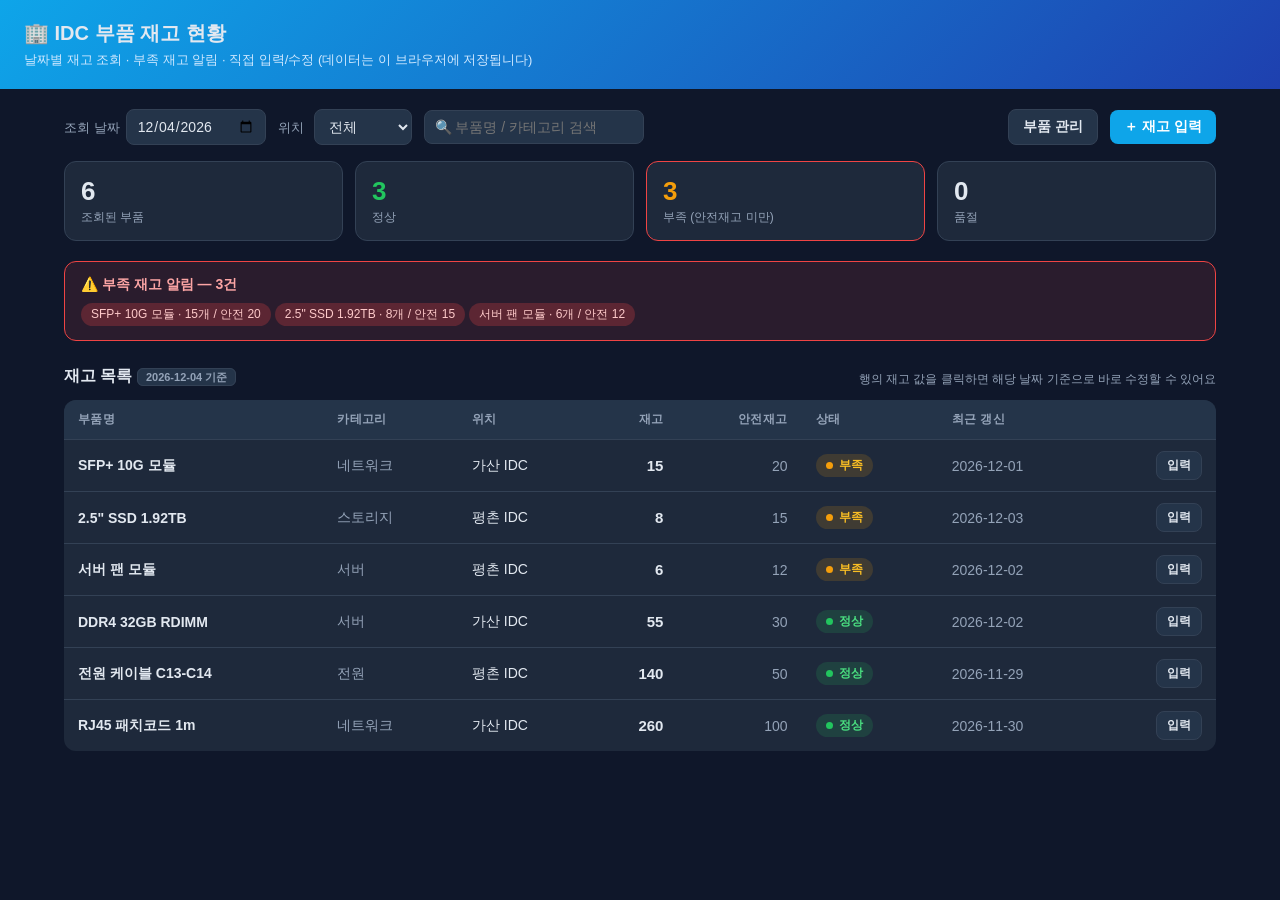
<file: init-app/idc_inventory.html>
<!DOCTYPE html>
<html lang="ko">
<head>
<meta charset="UTF-8">
<meta name="viewport" content="width=device-width, initial-scale=1.0">
<title>IDC 부품 재고 현황</title>
<style>
  :root{
    --bg:#0f172a; --panel:#1e293b; --panel2:#243449; --line:#334155;
    --text:#e2e8f0; --muted:#94a3b8; --accent:#38bdf8; --accent2:#0ea5e9;
    --ok:#22c55e; --warn:#f59e0b; --danger:#ef4444;
  }
  *{box-sizing:border-box}
  body{margin:0;font-family:-apple-system,BlinkMacSystemFont,"Segoe UI","Malgun Gothic",sans-serif;
    background:var(--bg);color:var(--text);font-size:14px}
  header{background:linear-gradient(135deg,#0ea5e9,#1e40af);padding:20px 24px}
  header h1{margin:0;font-size:20px;font-weight:700}
  header p{margin:4px 0 0;color:#cfe8ff;font-size:13px}
  .wrap{max-width:1200px;margin:0 auto;padding:20px 24px}
  .bar{display:flex;flex-wrap:wrap;gap:12px;align-items:center;margin-bottom:16px}
  .bar label{color:var(--muted);font-size:13px;margin-right:6px}
  input,select,button{font-family:inherit;font-size:14px}
  input[type=date],input[type=text],input[type=number],select{
    background:var(--panel2);border:1px solid var(--line);color:var(--text);
    padding:8px 10px;border-radius:8px;outline:none}
  input:focus,select:focus{border-color:var(--accent)}
  button{cursor:pointer;border:none;border-radius:8px;padding:8px 14px;font-weight:600}
  .btn-primary{background:var(--accent2);color:#fff}
  .btn-primary:hover{background:var(--accent)}
  .btn-ghost{background:var(--panel2);color:var(--text);border:1px solid var(--line)}
  .btn-ghost:hover{border-color:var(--accent)}
  .btn-sm{padding:5px 10px;font-size:12px}
  .btn-danger{background:transparent;color:var(--danger);border:1px solid var(--danger)}
  .btn-danger:hover{background:var(--danger);color:#fff}
  .cards{display:grid;grid-template-columns:repeat(auto-fit,minmax(180px,1fr));gap:12px;margin-bottom:20px}
  .card{background:var(--panel);border:1px solid var(--line);border-radius:12px;padding:14px 16px}
  .card .n{font-size:26px;font-weight:700}
  .card .l{color:var(--muted);font-size:12px;margin-top:2px}
  .card.alert{border-color:var(--danger)}
  .card.alert .n{color:var(--danger)}
  .alert-box{background:rgba(239,68,68,.12);border:1px solid var(--danger);border-radius:12px;
    padding:14px 16px;margin-bottom:20px}
  .alert-box h3{margin:0 0 6px;font-size:14px;color:#fca5a5}
  .alert-box .chip{display:inline-block;background:rgba(239,68,68,.25);color:#fecaca;
    padding:3px 10px;border-radius:20px;font-size:12px;margin:3px 4px 0 0}
  table{width:100%;border-collapse:collapse;background:var(--panel);border-radius:12px;overflow:hidden}
  th,td{padding:11px 14px;text-align:left;border-bottom:1px solid var(--line)}
  th{background:var(--panel2);color:var(--muted);font-size:12px;font-weight:600;
    text-transform:uppercase;letter-spacing:.03em;cursor:pointer;user-select:none}
  th:hover{color:var(--text)}
  tr:last-child td{border-bottom:none}
  tr:hover td{background:rgba(56,189,248,.05)}
  .status{display:inline-flex;align-items:center;gap:6px;font-size:12px;font-weight:600;
    padding:3px 10px;border-radius:20px}
  .status.ok{background:rgba(34,197,94,.15);color:#4ade80}
  .status.low{background:rgba(245,158,11,.15);color:#fbbf24}
  .status.out{background:rgba(239,68,68,.15);color:#f87171}
  .qty{font-weight:700;font-size:15px}
  .muted{color:var(--muted)}
  .right{text-align:right}
  .section-title{display:flex;align-items:center;justify-content:space-between;margin:24px 0 12px}
  .section-title h2{font-size:16px;margin:0}
  /* modal */
  .overlay{position:fixed;inset:0;background:rgba(0,0,0,.6);display:none;
    align-items:center;justify-content:center;padding:20px;z-index:50}
  .overlay.on{display:flex}
  .modal{background:var(--panel);border:1px solid var(--line);border-radius:14px;
    padding:22px;width:100%;max-width:420px}
  .modal h3{margin:0 0 16px;font-size:16px}
  .field{margin-bottom:12px}
  .field label{display:block;color:var(--muted);font-size:12px;margin-bottom:5px}
  .field input,.field select{width:100%}
  .modal-actions{display:flex;gap:10px;justify-content:flex-end;margin-top:18px}
  .empty{text-align:center;color:var(--muted);padding:40px}
  .hint{color:var(--muted);font-size:12px;margin-top:6px}
  .badge{background:var(--panel2);border:1px solid var(--line);color:var(--muted);
    padding:2px 8px;border-radius:6px;font-size:11px}
</style>
</head>
<body>
<header>
  <h1>🏢 IDC 부품 재고 현황</h1>
  <p>날짜별 재고 조회 · 부족 재고 알림 · 직접 입력/수정 (데이터는 이 브라우저에 저장됩니다)</p>
</header>

<div class="wrap">
  <div class="bar">
    <div><label>조회 날짜</label><input type="date" id="asOfDate"></div>
    <div><label>위치</label>
      <select id="idcFilter"><option value="">전체</option></select>
    </div>
    <div><input type="text" id="search" placeholder="🔍 부품명 / 카테고리 검색" style="width:220px"></div>
    <div style="flex:1"></div>
    <button class="btn-ghost" id="btnManageParts">부품 관리</button>
    <button class="btn-primary" id="btnAddRecord">＋ 재고 입력</button>
  </div>

  <div class="cards" id="cards"></div>

  <div id="alertBox"></div>

  <div class="section-title">
    <h2>재고 목록 <span class="badge" id="asOfLabel"></span></h2>
    <span class="hint">행의 재고 값을 클릭하면 해당 날짜 기준으로 바로 수정할 수 있어요</span>
  </div>
  <table id="tbl">
    <thead>
      <tr>
        <th data-sort="name">부품명</th>
        <th data-sort="category">카테고리</th>
        <th data-sort="idc">위치</th>
        <th data-sort="qty" class="right">재고</th>
        <th data-sort="safety" class="right">안전재고</th>
        <th data-sort="status">상태</th>
        <th>최근 갱신</th>
        <th></th>
      </tr>
    </thead>
    <tbody id="tbody"></tbody>
  </table>
</div>

<!-- 재고 입력 모달 -->
<div class="overlay" id="recordModal">
  <div class="modal">
    <h3>재고 입력 / 수정</h3>
    <div class="field">
      <label>부품</label>
      <select id="rPart"></select>
    </div>
    <div class="field">
      <label>날짜</label>
      <input type="date" id="rDate">
    </div>
    <div class="field">
      <label>재고 수량</label>
      <input type="number" id="rQty" min="0" placeholder="예: 120">
    </div>
    <div class="hint">같은 날짜에 다시 입력하면 해당 날짜의 값이 갱신됩니다.</div>
    <div class="modal-actions">
      <button class="btn-ghost" data-close>취소</button>
      <button class="btn-primary" id="rSave">저장</button>
    </div>
  </div>
</div>

<!-- 부품 관리 모달 -->
<div class="overlay" id="partsModal">
  <div class="modal" style="max-width:560px">
    <h3>부품 관리</h3>
    <table style="margin-bottom:14px">
      <thead><tr><th>부품명</th><th>카테고리</th><th>위치</th><th class="right">안전재고</th><th></th></tr></thead>
      <tbody id="partsTbody"></tbody>
    </table>
    <div style="border-top:1px solid var(--line);padding-top:14px">
      <div style="display:grid;grid-template-columns:1fr 1fr;gap:10px">
        <div class="field"><label>부품명</label><input type="text" id="pName" placeholder="예: SFP+ 10G 모듈"></div>
        <div class="field"><label>카테고리</label><input type="text" id="pCat" placeholder="예: 네트워크"></div>
        <div class="field"><label>위치</label><input type="text" id="pIdc" placeholder="예: 가산 IDC A-12랙"></div>
        <div class="field"><label>안전재고</label><input type="number" id="pSafety" min="0" placeholder="예: 10"></div>
      </div>
      <button class="btn-primary" id="pAdd" style="width:100%">＋ 부품 추가</button>
    </div>
    <div class="modal-actions"><button class="btn-ghost" data-close>닫기</button></div>
  </div>
</div>

<script>
const KEY = 'idc_inventory_v1';
const todayStr = () => new Date().toISOString().slice(0,10);

// ---------- data ----------
let db = load();
function load(){
  try{ const d = JSON.parse(localStorage.getItem(KEY)); if(d && d.parts) return d; }catch(e){}
  return seed();
}
function save(){ localStorage.setItem(KEY, JSON.stringify(db)); }
function seed(){
  const d = todayStr();
  const dm = (n)=>{const x=new Date(); x.setDate(x.getDate()-n); return x.toISOString().slice(0,10);};
  const data = {parts:[
    {id:'p1',name:'SFP+ 10G 모듈',category:'네트워크',idc:'가산 IDC',safety:20,
      records:[{date:dm(30),qty:60},{date:dm(14),qty:42},{date:dm(3),qty:15}]},
    {id:'p2',name:'DDR4 32GB RDIMM',category:'서버',idc:'가산 IDC',safety:30,
      records:[{date:dm(30),qty:120},{date:dm(10),qty:80},{date:dm(2),qty:55}]},
    {id:'p3',name:'2.5" SSD 1.92TB',category:'스토리지',idc:'평촌 IDC',safety:15,
      records:[{date:dm(25),qty:40},{date:dm(7),qty:22},{date:dm(1),qty:8}]},
    {id:'p4',name:'전원 케이블 C13-C14',category:'전원',idc:'평촌 IDC',safety:50,
      records:[{date:dm(20),qty:200},{date:dm(5),qty:140}]},
    {id:'p5',name:'RJ45 패치코드 1m',category:'네트워크',idc:'가산 IDC',safety:100,
      records:[{date:dm(18),qty:300},{date:dm(4),qty:260}]},
    {id:'p6',name:'서버 팬 모듈',category:'서버',idc:'평촌 IDC',safety:12,
      records:[{date:dm(12),qty:18},{date:dm(2),qty:6}]},
  ]};
  return data;
}

// stock as of a date = latest record with date <= asOf
function stockAsOf(part, asOf){
  let best=null;
  for(const r of part.records){ if(r.date<=asOf && (!best || r.date>best.date)) best=r; }
  return best; // {date,qty} or null
}
function statusOf(qty, safety){
  if(qty===null) return {k:'na',t:'데이터 없음'};
  if(qty<=0) return {k:'out',t:'품절'};
  if(qty<safety) return {k:'low',t:'부족'};
  return {k:'ok',t:'정상'};
}

// ---------- render ----------
let sortKey='status', sortDir=1;
const $=(s)=>document.querySelector(s);

function refreshIdcFilter(){
  const sel=$('#idcFilter'); const cur=sel.value;
  const idcs=[...new Set(db.parts.map(p=>p.idc))].sort();
  sel.innerHTML='<option value="">전체</option>'+idcs.map(i=>`<option>${esc(i)}</option>`).join('');
  sel.value=cur;
}

function computeRows(){
  const asOf=$('#asOfDate').value||todayStr();
  const idc=$('#idcFilter').value;
  const q=$('#search').value.trim().toLowerCase();
  let rows=db.parts.map(p=>{
    const s=stockAsOf(p,asOf);
    const qty=s?s.qty:null;
    const st=statusOf(qty,p.safety);
    return {id:p.id,name:p.name,category:p.category,idc:p.idc,safety:p.safety,
      qty,updated:s?s.date:null,status:st};
  });
  if(idc) rows=rows.filter(r=>r.idc===idc);
  if(q) rows=rows.filter(r=>r.name.toLowerCase().includes(q)||r.category.toLowerCase().includes(q));
  const rank={out:0,low:1,ok:2,na:3};
  rows.sort((a,b)=>{
    let av,bv;
    if(sortKey==='status'){av=rank[a.status.k];bv=rank[b.status.k];}
    else if(sortKey==='qty'||sortKey==='safety'){av=a[sortKey]??-1;bv=b[sortKey]??-1;}
    else {av=(a[sortKey]||'').toString();bv=(b[sortKey]||'').toString();return av.localeCompare(bv,'ko')*sortDir;}
    return (av-bv)*sortDir;
  });
  return {rows,asOf};
}

function render(){
  const {rows,asOf}=computeRows();
  $('#asOfLabel').textContent=asOf+' 기준';
  // cards
  const total=rows.length;
  const low=rows.filter(r=>r.status.k==='low').length;
  const out=rows.filter(r=>r.status.k==='out').length;
  const ok=rows.filter(r=>r.status.k==='ok').length;
  $('#cards').innerHTML=`
    <div class="card"><div class="n">${total}</div><div class="l">조회된 부품</div></div>
    <div class="card"><div class="n" style="color:var(--ok)">${ok}</div><div class="l">정상</div></div>
    <div class="card ${low?'alert':''}"><div class="n" style="color:var(--warn)">${low}</div><div class="l">부족 (안전재고 미만)</div></div>
    <div class="card ${out?'alert':''}"><div class="n">${out}</div><div class="l">품절</div></div>`;
  // alert box
  const alerts=rows.filter(r=>r.status.k==='low'||r.status.k==='out');
  $('#alertBox').innerHTML = alerts.length? `
    <div class="alert-box">
      <h3>⚠️ 부족 재고 알림 — ${alerts.length}건</h3>
      ${alerts.map(r=>`<span class="chip">${esc(r.name)} · ${r.qty??0}개 / 안전 ${r.safety}</span>`).join('')}
    </div>`:'';
  // table
  const tb=$('#tbody');
  if(!rows.length){ tb.innerHTML=`<tr><td colspan="8"><div class="empty">표시할 부품이 없습니다.</div></td></tr>`; return; }
  tb.innerHTML=rows.map(r=>`
    <tr>
      <td><strong>${esc(r.name)}</strong></td>
      <td class="muted">${esc(r.category)}</td>
      <td>${esc(r.idc)}</td>
      <td class="right qty" style="cursor:pointer" title="클릭하여 ${asOf} 재고 수정"
          onclick="quickEdit('${r.id}')">${r.qty===null?'<span class="muted">—</span>':r.qty}</td>
      <td class="right muted">${r.safety}</td>
      <td><span class="status ${r.status.k==='na'?'':r.status.k}">${statusDot(r.status.k)}${r.status.t}</span></td>
      <td class="muted">${r.updated||'—'}</td>
      <td class="right"><button class="btn-ghost btn-sm" onclick="openRecord('${r.id}')">입력</button></td>
    </tr>`).join('');
}
function statusDot(k){const c={ok:'var(--ok)',low:'var(--warn)',out:'var(--danger)'}[k]||'var(--muted)';
  return `<span style="width:7px;height:7px;border-radius:50%;background:${c};display:inline-block"></span>`;}
function esc(s){return (s+'').replace(/[&<>"]/g,c=>({'&':'&amp;','<':'&lt;','>':'&gt;','"':'&quot;'}[c]));}

// ---------- record input ----------
function openRecord(partId){
  const sel=$('#rPart');
  sel.innerHTML=db.parts.map(p=>`<option value="${p.id}">${esc(p.name)} (${esc(p.idc)})</option>`).join('');
  sel.value=partId||db.parts[0]?.id||'';
  $('#rDate').value=$('#asOfDate').value||todayStr();
  $('#rQty').value='';
  $('#recordModal').classList.add('on');
}
function quickEdit(partId){ openRecord(partId); $('#rQty').focus(); }
$('#rSave').onclick=()=>{
  const pid=$('#rPart').value, date=$('#rDate').value, qty=parseInt($('#rQty').value,10);
  if(!pid||!date||isNaN(qty)){alert('부품, 날짜, 수량을 모두 입력하세요.');return;}
  const p=db.parts.find(x=>x.id===pid);
  const ex=p.records.find(r=>r.date===date);
  if(ex) ex.qty=qty; else p.records.push({date,qty});
  p.records.sort((a,b)=>a.date.localeCompare(b.date));
  save(); closeModals(); render();
};

// ---------- parts management ----------
function openParts(){ renderParts(); $('#partsModal').classList.add('on'); }
function renderParts(){
  $('#partsTbody').innerHTML=db.parts.map(p=>`
    <tr>
      <td><input type="text" value="${esc(p.name)}" onchange="editPart('${p.id}','name',this.value)" style="width:100%"></td>
      <td><input type="text" value="${esc(p.category)}" onchange="editPart('${p.id}','category',this.value)" style="width:100%"></td>
      <td><input type="text" value="${esc(p.idc)}" onchange="editPart('${p.id}','idc',this.value)" style="width:100%"></td>
      <td class="right"><input type="number" value="${p.safety}" onchange="editPart('${p.id}','safety',this.value)" style="width:70px"></td>
      <td><button class="btn-danger btn-sm" onclick="delPart('${p.id}')">삭제</button></td>
    </tr>`).join('') || `<tr><td colspan="5"><div class="empty">부품이 없습니다.</div></td></tr>`;
}
function editPart(id,field,val){
  const p=db.parts.find(x=>x.id===id); if(!p)return;
  p[field]= field==='safety'? Math.max(0,parseInt(val,10)||0) : val;
  save(); refreshIdcFilter(); render();
}
function delPart(id){
  if(!confirm('이 부품과 모든 재고 기록을 삭제할까요?'))return;
  db.parts=db.parts.filter(x=>x.id!==id);
  save(); renderParts(); refreshIdcFilter(); render();
}
$('#pAdd').onclick=()=>{
  const name=$('#pName').value.trim();
  if(!name){alert('부품명을 입력하세요.');return;}
  db.parts.push({id:'p'+Date.now(),name,category:$('#pCat').value.trim()||'기타',
    idc:$('#pIdc').value.trim()||'미지정',safety:Math.max(0,parseInt($('#pSafety').value,10)||0),records:[]});
  $('#pName').value=$('#pCat').value=$('#pIdc').value=$('#pSafety').value='';
  save(); renderParts(); refreshIdcFilter(); render();
};

// ---------- misc ----------
function closeModals(){document.querySelectorAll('.overlay').forEach(o=>o.classList.remove('on'));}
document.querySelectorAll('[data-close]').forEach(b=>b.onclick=closeModals);
document.querySelectorAll('.overlay').forEach(o=>o.onclick=e=>{if(e.target===o)closeModals();});
document.querySelectorAll('th[data-sort]').forEach(th=>th.onclick=()=>{
  const k=th.dataset.sort;
  if(sortKey===k) sortDir*=-1; else {sortKey=k;sortDir=1;}
  render();
});
$('#btnAddRecord').onclick=()=>openRecord();
$('#btnManageParts').onclick=openParts;
$('#asOfDate').onchange=render;
$('#idcFilter').onchange=render;
$('#search').oninput=render;
window.openRecord=openRecord; window.quickEdit=quickEdit;
window.editPart=editPart; window.delPart=delPart;

// init
$('#asOfDate').value=todayStr();
refreshIdcFilter();
render();
</script>
</body>
</html>
</file>
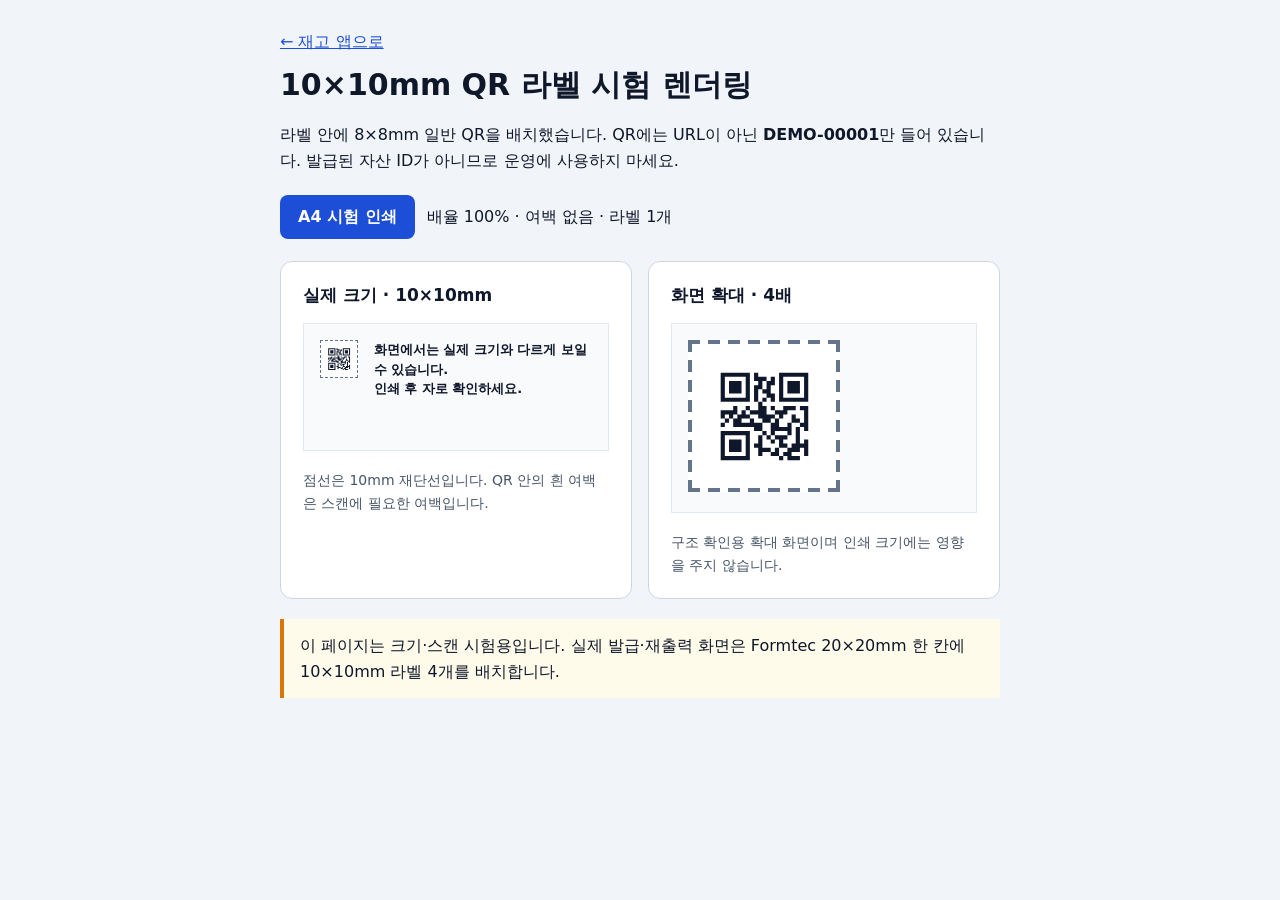
<file: init-app/label-10mm-preview.html>
<!doctype html>
<html lang="ko">
<head>
  <meta charset="utf-8">
  <meta name="viewport" content="width=device-width, initial-scale=1">
  <title>10×10mm QR 라벨 시험 렌더링</title>
  <style>
    :root { color-scheme: light; font-family: system-ui, -apple-system, "Segoe UI", sans-serif; color: #0f172a; background: #f1f5f9; }
    * { box-sizing: border-box; }
    body { margin: 0; }
    main { max-width: 760px; margin: 0 auto; padding: 32px 20px 56px; }
    h1 { margin: 12px 0 8px; font-size: clamp(23px, 4vw, 30px); }
    h2 { margin: 0 0 16px; font-size: 17px; }
    p { line-height: 1.6; }
    a { color: #1d4ed8; }
    .actions { display: flex; flex-wrap: wrap; align-items: center; gap: 12px; margin: 22px 0; }
    button { min-height: 44px; padding: 10px 18px; border: 0; border-radius: 8px; background: #1d4ed8; color: #fff; font: inherit; font-weight: 700; cursor: pointer; }
    button:focus-visible, a:focus-visible { outline: 3px solid #f59e0b; outline-offset: 3px; }
    .cards { display: grid; grid-template-columns: repeat(auto-fit, minmax(250px, 1fr)); gap: 16px; }
    .card { min-height: 270px; padding: 22px; border: 1px solid #cbd5e1; border-radius: 12px; background: #fff; }
    .card p { margin: 18px 0 0; color: #475569; font-size: 14px; }
    .actual-stage { display: flex; align-items: flex-start; gap: 16px; min-height: 128px; padding: 16px; border: 1px solid #e2e8f0; background: #f8fafc; }
    .actual-stage strong { font-size: 13px; line-height: 1.5; }
    .label { width: 10mm; height: 10mm; flex: none; display: grid; place-items: center; border: .15mm dashed #64748b; background: #fff; }
    .label svg { display: block; width: 8mm; height: 8mm; }
    .zoom-stage { height: 190px; padding: 12px; overflow: hidden; border: 1px solid #e2e8f0; background: #f8fafc; }
    .zoom-stage .label { transform: scale(4); transform-origin: top left; margin: 4px 0 0 4px; }
    .note { margin-top: 20px; padding: 14px 16px; border-left: 4px solid #d97706; background: #fffbeb; }
    @page { size: A4 portrait; margin: 0; }
    @media print {
      :root { background: #fff; }
      main { max-width: none; margin: 0; padding: 0; }
      main > :not(.cards), .cards .card:nth-child(2), .card h2, .card p, .actual-stage strong { display: none !important; }
      .cards, .card, .actual-stage { display: block; min-height: 0; padding: 0; border: 0; background: transparent; }
      .actual-stage { position: absolute; top: 20mm; left: 20mm; }
      .label { print-color-adjust: exact; -webkit-print-color-adjust: exact; }
    }
  </style>
</head>
<body>
  <main>
    <a href="/app">← 재고 앱으로</a>
    <h1>10×10mm QR 라벨 시험 렌더링</h1>
    <p>라벨 안에 8×8mm 일반 QR을 배치했습니다. QR에는 URL이 아닌 <strong>DEMO-00001</strong>만 들어 있습니다. 발급된 자산 ID가 아니므로 운영에 사용하지 마세요.</p>
    <div class="actions"><button type="button" onclick="window.print()">A4 시험 인쇄</button><span>배율 100% · 여백 없음 · 라벨 1개</span></div>
    <div class="cards">
      <section class="card" aria-labelledby="actual-title">
        <h2 id="actual-title">실제 크기 · 10×10mm</h2>
        <div class="actual-stage">
          <div class="label" aria-label="10×10mm 시험 라벨: DEMO-00001 일반 QR">
            <svg xmlns="http://www.w3.org/2000/svg" viewBox="0 0 29 29" role="img" aria-label="DEMO-00001 QR 코드"><path fill="#fff" d="M0 0h29v29h-29z"/><path fill="none" stroke="#0f172a" d="M4 4.5h7m1 0h1m5 0h7m-21 1h1m5 0h1m1 0h3m1 0h1m1 0h1m5 0h1m-21 1h1m1 0h3m1 0h1m2 0h1m1 0h2m1 0h1m1 0h3m1 0h1m-21 1h1m1 0h3m1 0h1m1 0h2m1 0h1m2 0h1m1 0h3m1 0h1m-21 1h1m1 0h3m1 0h1m1 0h1m1 0h2m2 0h1m1 0h3m1 0h1m-21 1h1m5 0h1m1 0h1m2 0h2m1 0h1m5 0h1m-21 1h7m1 0h1m1 0h1m1 0h1m1 0h7m-12 1h1m-7 1h1m2 0h1m2 0h2m1 0h1m2 0h3m1 0h2m-21 1h4m1 0h1m1 0h4m2 0h3m4 0h1m-21 1h1m1 0h1m1 0h3m2 0h4m1 0h1m2 0h1m2 0h1m-20 1h1m1 0h2m2 0h1m2 0h2m1 0h1m3 0h2m1 0h1m-21 1h1m2 0h7m2 0h2m2 0h1m2 0h2m-13 1h2m2 0h5m1 0h1m1 0h1m-21 1h7m3 0h1m1 0h1m3 0h1m1 0h1m-19 1h1m5 0h1m2 0h1m1 0h1m1 0h3m2 0h1m-19 1h1m1 0h3m1 0h1m2 0h1m2 0h1m1 0h1m3 0h1m1 0h1m-21 1h1m1 0h3m1 0h1m1 0h2m4 0h2m1 0h4m-21 1h1m1 0h3m1 0h1m2 0h3m1 0h1m2 0h3m1 0h1m-21 1h1m5 0h1m2 0h1m2 0h2m1 0h2m3 0h1m-21 1h7m7 0h1m1 0h3"/></svg>
          </div>
          <strong>화면에서는 실제 크기와 다르게 보일 수 있습니다.<br>인쇄 후 자로 확인하세요.</strong>
        </div>
        <p>점선은 10mm 재단선입니다. QR 안의 흰 여백은 스캔에 필요한 여백입니다.</p>
      </section>
      <section class="card" aria-labelledby="zoom-title">
        <h2 id="zoom-title">화면 확대 · 4배</h2>
        <div class="zoom-stage" id="zoom-stage" aria-hidden="true"></div>
        <p>구조 확인용 확대 화면이며 인쇄 크기에는 영향을 주지 않습니다.</p>
      </section>
    </div>
    <p class="note">이 페이지는 크기·스캔 시험용입니다. 실제 발급·재출력 화면은 Formtec 20×20mm 한 칸에 10×10mm 라벨 4개를 배치합니다.</p>
  </main>
  <script>document.getElementById("zoom-stage").append(document.querySelector(".label").cloneNode(true));</script>
</body>
</html>
</file>
